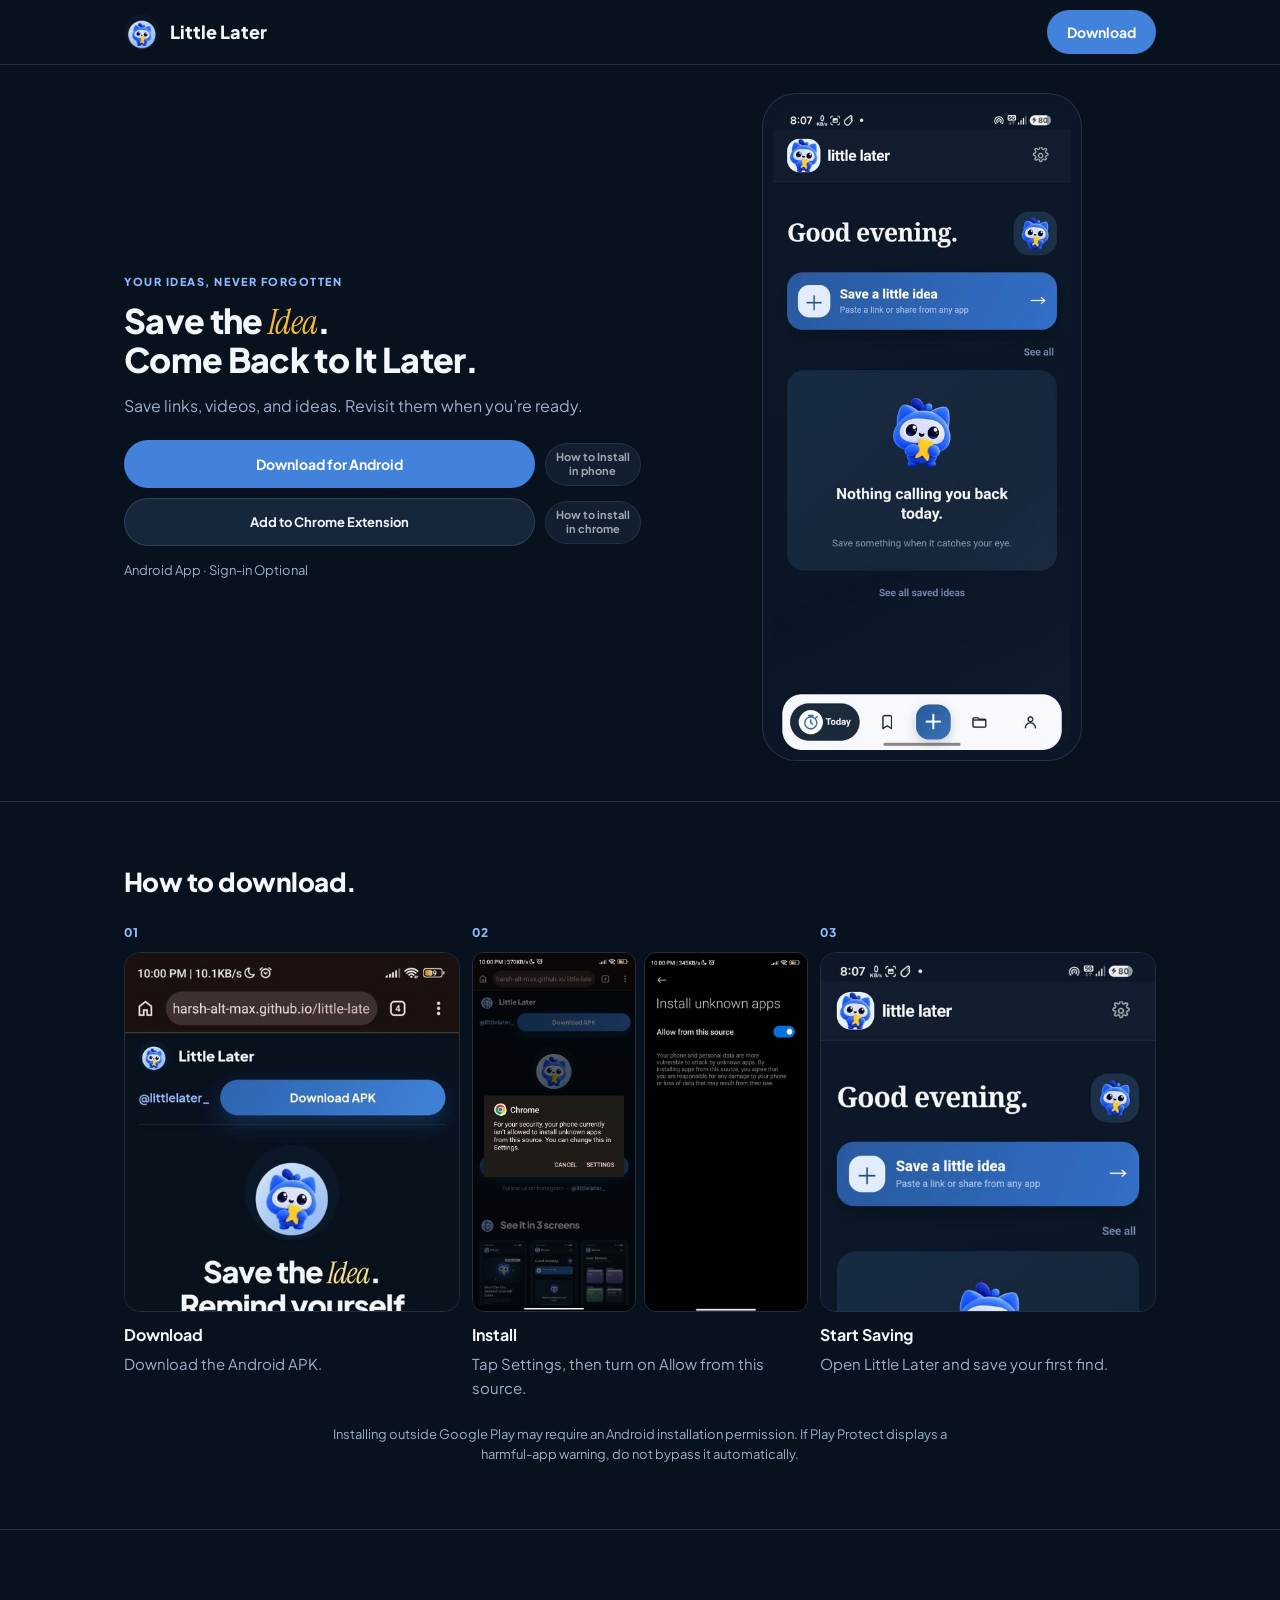
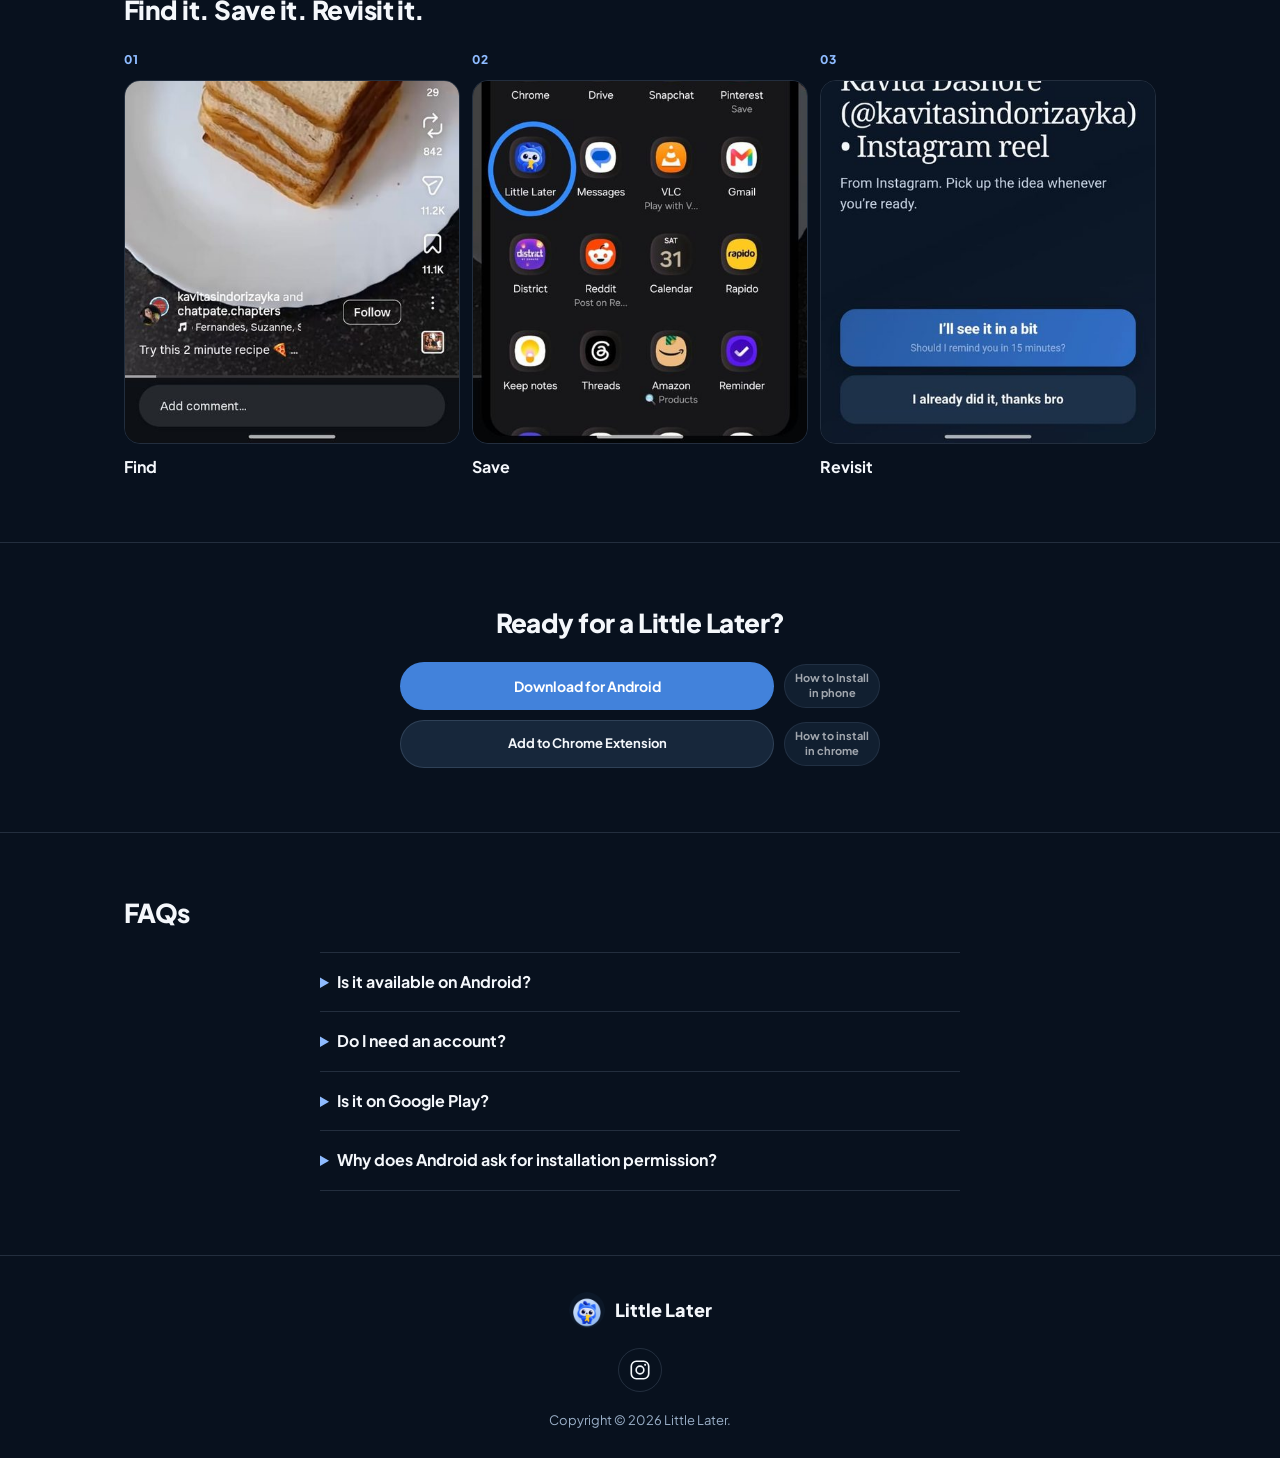
<file: index.html>
<!doctype html>
<html lang="en">
<head>
<meta charset="utf-8">
<meta name="viewport" content="width=device-width,initial-scale=1">
<title>Little Later — Save Ideas, Organize Links &amp; Remember Them Later</title>
<meta name="description" content="Save Reels, videos, links, and ideas with Little Later. Organize your finds into folders and set reminders to revisit them. Available for Android and Chrome.">
<meta property="og:title" content="Little Later — Save Ideas, Organize Links &amp; Remember Them Later">
<meta property="og:description" content="Save Reels, videos, links, and ideas with Little Later. Organize your finds into folders and set reminders to revisit them. Available for Android and Chrome.">
<meta property="og:type" content="website">
<meta property="og:url" content="https://harsh-alt-max.github.io/little-later/">
<meta property="og:image" content="https://harsh-alt-max.github.io/little-later/images/mascot.png">
<meta name="theme-color" content="#08111E">
<link rel="preconnect" href="https://fonts.googleapis.com">
<link rel="preconnect" href="https://fonts.gstatic.com" crossorigin>
<link href="https://fonts.googleapis.com/css2?family=Plus+Jakarta+Sans:wght@400;600;700;800&family=Instrument+Serif:ital@0;1&display=swap" rel="stylesheet">
<style>
/* Mobile-first: base styles are for a ~390px phone. Wider screens only widen the layout. */
:root{
--bg:#08111E;--phone:#0B1626;--elevated:#17273B;
--ink:#F4F7FB;--ink2:#9BB0C9;--blue:#4282DB;--deep:#2E64B0;--glow:#8EBBFF;--amber:#F4B936;
--border:rgba(172,196,228,.16);
--sans:"Plus Jakarta Sans",-apple-system,BlinkMacSystemFont,Inter,system-ui,sans-serif;
--serif:"Instrument Serif",Georgia,serif;
}
*{box-sizing:border-box}
html{scroll-behavior:smooth}
body{margin:0;font-family:var(--sans);background:var(--bg);color:var(--ink);line-height:1.55;overflow-x:hidden}
img{max-width:100%;height:auto}
figure{margin:0}
a{color:var(--glow);text-decoration:none}
a:hover{text-decoration:underline}
:focus-visible{outline:2px solid var(--glow);outline-offset:3px;border-radius:4px}
.skip{position:absolute;left:-9999px;top:0;background:var(--blue);color:#fff;padding:10px 16px;z-index:50}
.skip:focus{left:12px;top:12px;text-decoration:none}
.wrap{max-width:720px;margin:0 auto;padding:0 20px}
/* Compact header: logo + Download only, so the download action is always one tap away. */
header{position:sticky;top:0;z-index:20;background:var(--bg);border-bottom:1px solid var(--border)}
.header-inner{max-width:720px;margin:0 auto;padding:10px 20px;display:flex;align-items:center;justify-content:space-between;gap:12px}
.brand{display:flex;align-items:center;gap:10px;font-weight:800;font-size:18px;color:var(--ink);text-decoration:none}
.brand:hover{text-decoration:none}
.brand img{width:36px;height:36px;border-radius:50%}
.btn{display:inline-flex;align-items:center;justify-content:center;border:0;cursor:pointer;border-radius:999px;padding:15px 28px;min-height:48px;font:700 16px var(--sans);text-align:center;text-decoration:none}
.btn:hover{text-decoration:none}
.btn-primary{background:var(--blue);color:#fff}
.btn-primary:hover{background:var(--deep)}
.btn-secondary{background:var(--elevated);color:var(--ink);border:1px solid var(--border)}
.btn-secondary:hover{border-color:var(--glow);text-decoration:none}
.btn-header{padding:11px 20px;min-height:44px;font-size:14px;position:relative;overflow:hidden;isolation:isolate}
.btn-header::after{content:"";position:absolute;top:0;bottom:0;width:40%;background:linear-gradient(105deg,transparent,rgba(255,255,255,.45),transparent);transform:translateX(-180%) skewX(-20deg);animation:navshine 3s ease-in-out infinite;pointer-events:none}
@keyframes navshine{0%{transform:translateX(-180%) skewX(-20deg)}25%{transform:translateX(320%) skewX(-20deg)}100%{transform:translateX(320%) skewX(-20deg)}}
main{display:block}
section{padding:44px 0;scroll-margin-top:72px}
section + section{border-top:1px solid var(--border)}
.eyebrow{font-size:11px;letter-spacing:.14em;text-transform:uppercase;font-weight:800;color:var(--glow);margin:0 0 12px}
h1{font-size:34px;line-height:1.1;letter-spacing:-.02em;margin:0 0 14px;font-weight:800}
h1 em{font-family:var(--serif);font-style:italic;font-weight:400;color:var(--amber)}
h2{font-size:26px;line-height:1.2;letter-spacing:-.02em;margin:0 0 24px;font-weight:800}
h3{font-size:16px;line-height:1.35;margin:0;font-weight:700}
.hero{padding:28px 0 40px;text-align:center}
.hero .eyebrow{text-align:center}
.hero-sub{font-size:16px;line-height:1.6;color:var(--ink2);margin:0}
.hero-cta{margin-top:22px;display:flex;flex-direction:column;gap:10px;align-items:center}
.hero-cta .cta-row{width:100%;max-width:350px}
.cta-row{display:flex;gap:10px;align-items:center}
.cta-row .btn{flex:1 1 0;min-width:0;padding:13px 8px;font-size:14px;line-height:1.3}
.cta-row .btn-secondary{font-size:13px}
.cta-row .capsule-small{flex:0 0 auto;min-width:0;min-height:0;padding:6px 10px;font-size:11px;line-height:1.35;text-align:center;opacity:.65}
.cta-row .capsule-small:hover,.cta-row .capsule-small:focus-visible{opacity:1}
.hero-note{color:var(--ink2);font-size:13px;margin:14px 0 0}
.phone{background:var(--phone);border:1px solid var(--border);border-radius:34px;padding:10px;max-width:280px;margin:28px auto 0;animation:floaty 6s ease-in-out infinite}
.phone img{width:100%;height:400px;object-fit:cover;object-position:top;border-radius:26px;display:block}
/* Swipe strips: a peek of the next card signals swiping, with no extra UI chrome. */
.strip{display:flex;gap:12px;overflow-x:auto;scroll-snap-type:x mandatory;-webkit-overflow-scrolling:touch;padding:2px 20px 14px;margin:0 -20px;scrollbar-width:none}
.strip::-webkit-scrollbar{display:none}
.strip > *{flex:0 0 78%;max-width:300px;scroll-snap-align:start}
.feature img{width:100%;height:260px;object-fit:cover;object-position:top;border-radius:16px;border:1px solid var(--border);display:block;margin-bottom:12px}
.feature-link{color:var(--ink);text-decoration:none}
.feature-link:hover{text-decoration:none}
.feature h3{text-align:left}
.how-step .step-num,.install-step .step-num,.chrome-step .step-num{font-size:12px;letter-spacing:.1em;font-weight:800;color:var(--glow);margin:0 0 10px}
.how-step img{width:100%;aspect-ratio:480/520;object-fit:cover;object-position:bottom;border-radius:16px;border:1px solid var(--border);display:block;margin-bottom:12px}
.how-step h3{font-size:16px}
.install-step img{width:100%;height:300px;object-fit:cover;object-position:top;border-radius:16px;border:1px solid var(--border);display:block;margin-bottom:12px}
.install-shots{display:grid;grid-template-columns:1fr 1fr;gap:8px;margin-bottom:12px}
.install-shots img{width:100%;height:200px;object-fit:cover;border-radius:12px;border:1px solid var(--border);display:block;margin-bottom:0}
.install-shots img:first-child{object-position:center}
.install-shots img:last-child{object-position:top}
.install-step p{color:var(--ink2);font-size:15px;line-height:1.6;margin:6px 0 0}
.safety{color:var(--ink2);font-size:13px;line-height:1.6;max-width:640px;margin:24px auto 0;text-align:center}
.capsule{display:inline-flex;align-items:center;justify-content:center;border:1px solid var(--border);background:var(--elevated);color:var(--ink);padding:12px 20px;min-height:44px;border-radius:999px;font:700 14px var(--sans);text-decoration:none}
.capsule:hover{border-color:var(--glow);text-decoration:none}
.download{text-align:center}
.download .btn{width:100%}
.download .cta-row{max-width:350px;margin:0 auto}
.download .cta-row + .cta-row{margin-top:10px}
.chrome-modal{background:var(--phone);color:var(--ink);border:1px solid var(--border);border-radius:20px;padding:0;max-width:560px;width:calc(100vw - 40px);max-height:85vh;overflow:auto}
.chrome-modal::backdrop{background:rgba(0,0,0,.72)}
.chrome-modal-inner{padding:28px 24px;text-align:left}
.modal-head{display:flex;justify-content:space-between;align-items:flex-start;gap:12px}
.modal-head h2{font-size:22px;margin:0 0 8px}
.modal-x{background:var(--elevated);border:1px solid var(--border);color:var(--ink);width:40px;height:40px;border-radius:50%;font-size:20px;line-height:1;cursor:pointer;flex:0 0 auto}
.modal-note{color:var(--ink2);font-size:13px;margin:0 0 20px}
.chrome-step{border:1px solid var(--border);border-radius:16px;padding:16px;margin-bottom:12px;background:var(--bg)}
.chrome-step h3{font-size:16px;margin:0 0 6px}
.chrome-step p{color:var(--ink2);font-size:15px;line-height:1.6;margin:0}
.chrome-addr{display:flex;gap:8px;align-items:center;justify-content:space-between;background:var(--bg);border:1px solid var(--border);border-radius:12px;padding:10px 12px;margin-top:12px;font-family:ui-monospace,SFMono-Regular,Menlo,monospace;font-size:14px;word-break:break-all}
.copy-btn{background:none;border:0;color:var(--glow);font:700 14px var(--sans);cursor:pointer;padding:6px 4px;flex:0 0 auto}
.modal-close-btn{width:100%;margin-top:8px}
.download-info{color:var(--ink2);font-size:14px;margin:18px 0 0}
.download-note{color:var(--ink2);font-size:13px;margin:8px 0 0}
.faq-list{max-width:640px;margin:0 auto}
.faq-list details{border-top:1px solid var(--border);padding:18px 0}
.faq-list details:last-of-type{border-bottom:1px solid var(--border)}
.faq-list summary{cursor:pointer;font-weight:700;font-size:16px;line-height:1.4}
.faq-list summary::marker{color:var(--glow)}
.faq-list p{color:var(--ink2);font-size:15px;line-height:1.6;margin:10px 0 0}
footer{border-top:1px solid var(--border);padding:36px 0 28px;text-align:center}
footer .brand{justify-content:center}
.insta{display:inline-flex;align-items:center;justify-content:center;width:44px;height:44px;border:1px solid var(--border);border-radius:50%;margin-top:20px;color:var(--ink)}
.insta:hover{border-color:var(--glow);text-decoration:none}
.insta svg{width:22px;height:22px}
.copyright{color:var(--ink2);font-size:13px;margin:18px 0 0}
@keyframes floaty{0%,100%{transform:translateY(0)}50%{transform:translateY(-8px)}}
@media(prefers-reduced-motion:reduce){.btn-header::after,.phone{animation:none}}
/* Desktop is secondary: same short sections, just wider. Nothing is added for desktop. */
@media(min-width:720px){
.wrap,.header-inner{max-width:1080px}
.header-inner{padding-left:24px;padding-right:24px}
.wrap{padding-left:24px;padding-right:24px}
section{padding:64px 0}
.hero{text-align:left}
.hero-grid{display:grid;grid-template-columns:1.05fr .95fr;gap:48px;align-items:center}
.hero-grid .eyebrow{text-align:left}
.hero-cta{align-items:flex-start}
.hero-cta .cta-row{max-width:520px}
.download .cta-row{max-width:480px}
.hero-note{text-align:left}
.phone{max-width:320px;margin:0 auto}
.phone img{height:auto}
.strip{overflow:visible;padding:2px 0 0;margin:0}
.strip > *{flex:1 1 0;max-width:none}
.feature img{height:300px}
.install-step img{height:360px}
.download .btn{width:auto}
}
</style>
</head>
<body>
<a class="skip" href="#main">Skip to content</a>
<header>
<div class="header-inner">
<a class="brand" href="#top"><img src="images/mascot.png" alt="Little Later mascot" width="36" height="36"><span>Little Later</span></a>
<a class="btn btn-primary btn-header" href="https://harsh-alt-max.github.io/little-later/Little-Later-Public-Release-Kit/Little-Later-release-1.2.apk">Download</a>
</div>
</header>
<main id="main">
<section class="hero" id="top" aria-labelledby="hero-heading">
<div class="wrap">
<div class="hero-grid">
<div>
<p class="eyebrow">Your ideas, never forgotten</p>
<h1 id="hero-heading">Save the <em>Idea</em>.<br>Come Back to It Later.</h1>
<p class="hero-sub">Save links, videos, and ideas. Revisit them when you&rsquo;re ready.</p>
<div class="hero-cta"><div class="cta-row"><a class="btn btn-primary" href="https://harsh-alt-max.github.io/little-later/Little-Later-Public-Release-Kit/Little-Later-release-1.2.apk">Download for Android</a><a class="capsule capsule-small" href="#install">How to Install<br>in phone</a></div><div class="cta-row"><a class="btn btn-secondary" href="https://harsh-alt-max.github.io/little-later/Little-Later-Public-Release-Kit/Little-Later-Chrome-Extension.zip" download>Add to Chrome Extension</a><a class="capsule capsule-small" href="#chrome-modal" data-open-chrome>How to install<br>in chrome</a></div></div>
<p class="hero-note">Android App &middot; Sign-in Optional</p>
</div>
<div class="phone"><img src="images/home.jpg" alt="Little Later home screen showing saved ideas and folders" width="480" height="1040"></div>
</div>
</div>
</section>


<section id="install" aria-labelledby="install-heading">
<div class="wrap">
<h2 id="install-heading">How to download.</h2>
<div class="strip" role="list">
<div class="install-step" role="listitem"><p class="step-num">01</p><img src="images/download-site.jpg" alt="Little Later website with the Download button" width="480" height="1067" loading="lazy" decoding="async"><h3>Download</h3><p>Download the Android APK.</p></div>
<div class="install-step" role="listitem"><p class="step-num">02</p><div class="install-shots"><img src="images/download-settings.jpg" alt="Chrome message asking to change the setting to install unknown apps" width="480" height="1067" loading="lazy" decoding="async"><img src="images/download-allow.jpg" alt="Android setting to allow installation from this source, turned on" width="480" height="1067" loading="lazy" decoding="async"></div><h3>Install</h3><p>Tap Settings, then turn on Allow from this source.</p></div>
<div class="install-step" role="listitem"><p class="step-num">03</p><img src="images/home.jpg" alt="Little Later home screen" width="480" height="1040" loading="lazy" decoding="async"><h3>Start Saving</h3><p>Open Little Later and save your first find.</p></div>
</div>
<p class="safety">Installing outside Google Play may require an Android installation permission. If Play Protect displays a harmful-app warning, do not bypass it automatically.</p>
</div>
</section>

<section id="how-it-works" aria-labelledby="how-heading">
<div class="wrap">
<h2 id="how-heading">Find it. Save it. Revisit it.</h2>
<div class="strip" role="list">
<div class="how-step" role="listitem"><p class="step-num">01</p><img src="images/reel.jpg" alt="A Reel worth saving, with the share button" width="480" height="1040" loading="lazy" decoding="async"><h3>Find</h3></div>
<div class="how-step" role="listitem"><p class="step-num">02</p><img src="images/apps-circled.jpg" alt="Little Later circled in the phone app drawer" width="480" height="1041" loading="lazy" decoding="async"><h3>Save</h3></div>
<div class="how-step" role="listitem"><p class="step-num">03</p><img src="images/reminder.jpg" alt="A Little Later reminder with revisit options" width="480" height="1040" loading="lazy" decoding="async"><h3>Revisit</h3></div>
</div>
</div>
</section>

<section id="download" aria-labelledby="download-heading">
<div class="wrap download">
<h2 id="download-heading">Ready for a Little Later?</h2>
<div class="cta-row"><a class="btn btn-primary" href="https://harsh-alt-max.github.io/little-later/Little-Later-Public-Release-Kit/Little-Later-release-1.2.apk">Download for Android</a><a class="capsule capsule-small" href="#install">How to Install<br>in phone</a></div>
<div class="cta-row"><a class="btn btn-secondary" href="https://harsh-alt-max.github.io/little-later/Little-Later-Public-Release-Kit/Little-Later-Chrome-Extension.zip" download>Add to Chrome Extension</a><a class="capsule capsule-small" href="#chrome-modal" data-open-chrome>How to install<br>in chrome</a></div>
</div>
</section>


<section id="faq" aria-labelledby="faq-heading">
<div class="wrap">
<h2 id="faq-heading">FAQs</h2>
<div class="faq-list">
<details><summary>Is it available on Android?</summary><p>Yes, as an Android APK download.</p></details>
<details><summary>Do I need an account?</summary><p>No, sign-in is optional.</p></details>
<details><summary>Is it on Google Play?</summary><p>Not yet, a Google Play release is planned.</p></details>
<details><summary>Why does Android ask for installation permission?</summary><p>Android may require permission to install apps downloaded outside Google Play.</p></details>
</div>
</div>
</section>
</main>

<footer>
<div class="wrap">
<a class="brand" href="#top"><img src="images/mascot.png" alt="Little Later mascot" width="36" height="36"><span>Little Later</span></a>
<div>
<a class="insta" href="https://www.instagram.com/littlelater_/" aria-label="Little Later on Instagram">
<svg viewBox="0 0 24 24" fill="none" stroke="currentColor" stroke-width="1.8" stroke-linecap="round" stroke-linejoin="round" aria-hidden="true"><rect x="2.5" y="2.5" width="19" height="19" rx="5.5"/><circle cx="12" cy="12" r="4.2"/><circle cx="17.6" cy="6.4" r="1.1" fill="currentColor" stroke="none"/></svg>
</a>
</div>
<p class="copyright">Copyright &copy; 2026 Little Later.</p>
</div>
</footer>

<dialog class="chrome-modal" id="chrome-modal" aria-labelledby="chrome-modal-heading">
<div class="chrome-modal-inner">
<div class="modal-head"><h2 id="chrome-modal-heading">How to install the Chrome Extension in 30 seconds</h2><button class="modal-x" type="button" data-close aria-label="Close">&times;</button></div>
<p class="modal-note">Direct ZIP &middot; No store fee</p>
<div class="chrome-step"><p class="step-num">01</p><h3>Download &amp; unzip the extension</h3><p>Click <a href="https://harsh-alt-max.github.io/little-later/Little-Later-Public-Release-Kit/Little-Later-Chrome-Extension.zip" download>Add to Chrome Extension</a> to download Little-Later-Chrome-Extension.zip, then double-click the downloaded ZIP file so it extracts into a folder.</p></div>
<div class="chrome-step"><p class="step-num">02</p><h3>Open Chrome Extensions &amp; enable Developer mode</h3><p>Paste the extensions address below into a new browser tab and switch <strong>Developer mode</strong> ON in the top-right corner.</p><div class="chrome-addr"><span>chrome://extensions</span><button class="copy-btn" type="button" id="copy-chrome-addr">Copy address</button></div></div>
<div class="chrome-step"><p class="step-num">03</p><h3>Click &ldquo;Load unpacked&rdquo; &amp; select the folder</h3><p>Click <strong>Load unpacked</strong> in the top-left corner, choose the unzipped Little-Later-Chrome-Extension folder, and pin Little Later from the puzzle icon in your toolbar.</p></div>
<button class="btn btn-secondary modal-close-btn" type="button" data-close>Close</button>
</div>
</dialog>
<script>
(function(){
var d=document.getElementById('chrome-modal');
if(!d) return;
document.querySelectorAll('[data-open-chrome]').forEach(function(b){b.addEventListener('click',function(e){e.preventDefault();d.showModal();});});
d.querySelectorAll('[data-close]').forEach(function(b){b.addEventListener('click',function(){d.close();});});
d.addEventListener('click',function(e){if(e.target===d) d.close();});
var copy=document.getElementById('copy-chrome-addr');
if(copy){copy.addEventListener('click',function(){
var t='chrome://extensions';
if(navigator.clipboard&&navigator.clipboard.writeText){navigator.clipboard.writeText(t).then(function(){copy.textContent='Copied';setTimeout(function(){copy.textContent='Copy address';},1600);});}
});}
})();
</script>
<!-- redeploy trigger: 2026-11-10 -->
</body>
</html>
</file>
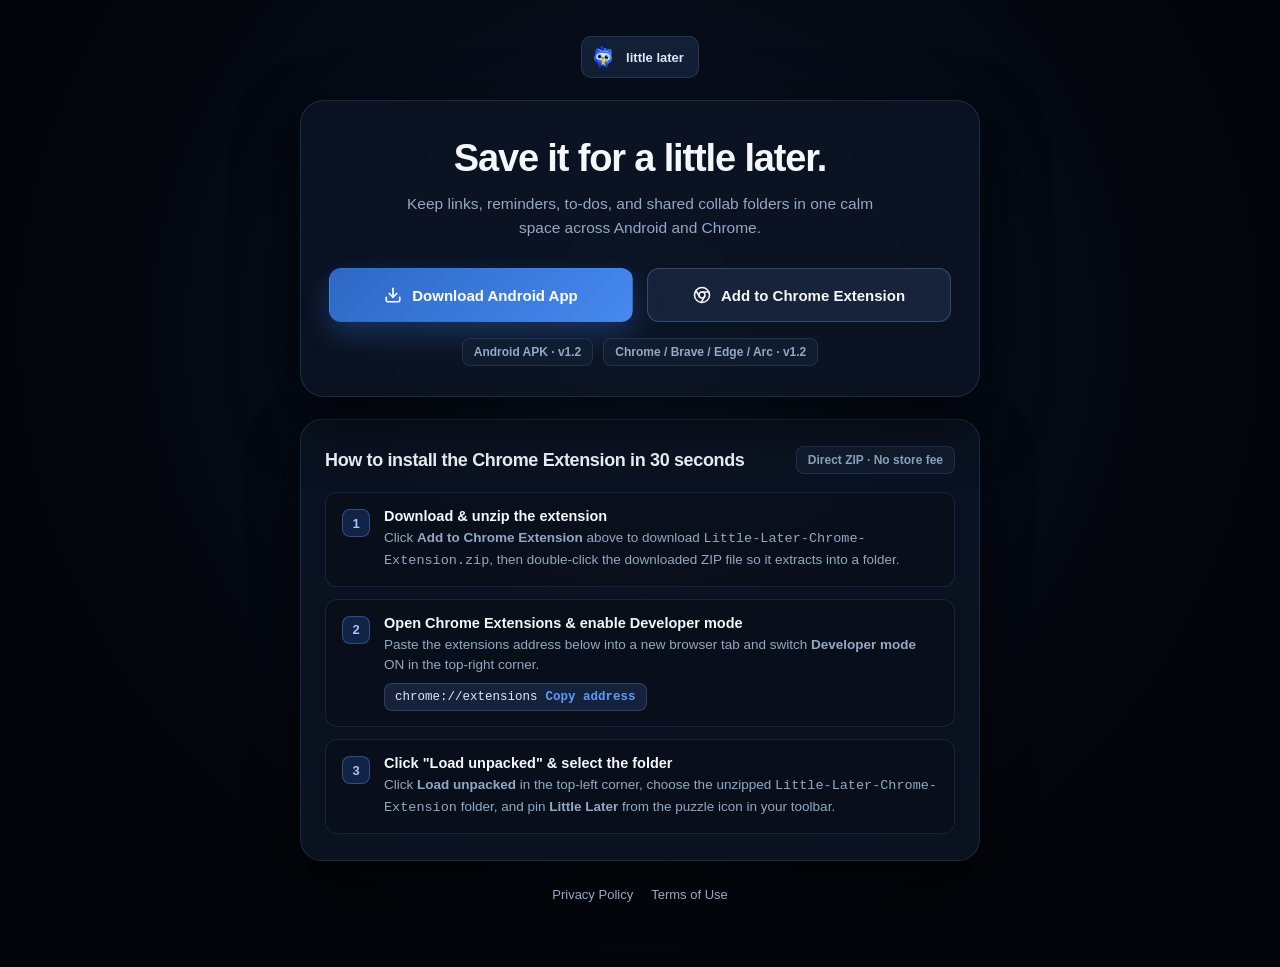
<file: Little-Later-Public-Release-Kit/index.html>
<!doctype html>
<html lang="en">
<head>
<meta charset="utf-8">
<meta name="viewport" content="width=device-width,initial-scale=1">
<title>Little Later — Save Ideas, Links & Collaborative Folders</title>
<style>
  :root {
    --bg-deep: #03050A;
    --card-bg: rgba(13, 21, 36, 0.84);
    --card-border: rgba(126, 178, 255, 0.16);
    --pill-bg: rgba(24, 38, 62, 0.78);
    --text-main: #F4F7FB;
    --text-muted: #93A8C4;
    --blue-primary: #3574DC;
    --blue-bright: #5B9BFF;
  }
  * { box-sizing: border-box; }
  body {
    margin: 0;
    min-height: 100dvh;
    background-color: var(--bg-deep);
    background-image:
      radial-gradient(circle at 50% 34%, rgba(74, 148, 255, 0.12) 0%, rgba(42, 102, 212, 0.06) 36%, rgba(3, 5, 10, 0) 70%);
    color: var(--text-main);
    font-family: "Plus Jakarta Sans", -apple-system, BlinkMacSystemFont, "SF Pro Display", "Segoe UI", sans-serif;
    padding: 36px 20px 64px;
    display: flex;
    flex-direction: column;
    align-items: center;
  }
  .shell {
    width: 100%;
    max-width: 680px;
  }
  .brand-pill {
    display: inline-flex;
    align-items: center;
    gap: 10px;
    padding: 7px 14px 7px 8px;
    border-radius: 10px;
    background: var(--pill-bg);
    border: 1px solid var(--card-border);
    font-size: 13px;
    font-weight: 700;
    color: #DCE8FA;
    margin-bottom: 22px;
  }
  .brand-pill img {
    width: 26px;
    height: 26px;
    border-radius: 7px;
    display: block;
  }
  .hero-card {
    background: var(--card-bg);
    border: 1px solid var(--card-border);
    border-radius: 24px;
    padding: 36px 28px 30px;
    box-shadow: 0 24px 60px rgba(0, 0, 0, 0.65);
    backdrop-filter: blur(20px);
    -webkit-backdrop-filter: blur(20px);
    text-align: center;
  }
  h1 {
    font-size: clamp(28px, 5vw, 38px);
    line-height: 1.14;
    font-weight: 800;
    letter-spacing: -0.03em;
    margin: 0 0 12px;
  }
  .subtitle {
    font-size: 15.5px;
    line-height: 1.55;
    color: var(--text-muted);
    max-width: 500px;
    margin: 0 auto 28px;
  }
  .cta-grid {
    display: grid;
    grid-template-columns: repeat(auto-fit, minmax(240px, 1fr));
    gap: 14px;
    margin-bottom: 16px;
  }
  .btn {
    display: inline-flex;
    align-items: center;
    justify-content: center;
    gap: 10px;
    min-height: 54px;
    padding: 12px 20px;
    border-radius: 12px;
    font-size: 15px;
    font-weight: 750;
    text-decoration: none;
    cursor: pointer;
    transition: transform 0.18s cubic-bezier(0.22, 1, 0.36, 1), border-color 0.18s ease, background 0.18s ease;
    border: 1px solid transparent;
  }
  .btn:active {
    transform: scale(0.97);
  }
  .btn-primary {
    background: linear-gradient(135deg, #2D68C4 0%, #4789F0 100%);
    color: #FFFFFF;
    box-shadow: 0 12px 28px rgba(53, 116, 220, 0.32);
  }
  .btn-chrome {
    background: rgba(24, 38, 62, 0.9);
    color: #F4F7FB;
    border-color: rgba(126, 178, 255, 0.28);
  }
  .btn-chrome:hover {
    background: rgba(34, 53, 86, 0.95);
    border-color: rgba(126, 178, 255, 0.48);
  }
  .meta-row {
    display: flex;
    justify-content: center;
    gap: 10px;
    flex-wrap: wrap;
    margin-top: 8px;
  }
  .rect-tag {
    display: inline-flex;
    align-items: center;
    gap: 6px;
    padding: 6px 11px;
    border-radius: 8px;
    background: rgba(19, 31, 51, 0.78);
    border: 1px solid rgba(126, 178, 255, 0.14);
    font-size: 12px;
    font-weight: 600;
    color: var(--text-muted);
  }
  .guide-card {
    margin-top: 22px;
    background: var(--card-bg);
    border: 1px solid var(--card-border);
    border-radius: 22px;
    padding: 26px 24px;
    box-shadow: 0 20px 48px rgba(0, 0, 0, 0.52);
  }
  .guide-card.highlight {
    border-color: rgba(91, 155, 255, 0.52);
    box-shadow: 0 0 0 1px rgba(91, 155, 255, 0.22), 0 20px 48px rgba(0, 0, 0, 0.6);
  }
  .guide-header {
    display: flex;
    align-items: center;
    justify-content: space-between;
    gap: 12px;
    margin-bottom: 18px;
    flex-wrap: wrap;
  }
  .guide-title {
    font-size: 18px;
    font-weight: 800;
    letter-spacing: -0.02em;
    margin: 0;
  }
  .step-list {
    display: grid;
    gap: 12px;
  }
  .step-item {
    display: flex;
    align-items: flex-start;
    gap: 14px;
    padding: 15px 16px;
    border-radius: 12px;
    background: rgba(9, 15, 26, 0.72);
    border: 1px solid rgba(126, 178, 255, 0.12);
  }
  .step-num {
    width: 28px;
    height: 28px;
    border-radius: 8px;
    background: rgba(53, 116, 220, 0.22);
    border: 1px solid rgba(91, 155, 255, 0.36);
    color: #9EC5FF;
    font-size: 13px;
    font-weight: 800;
    display: grid;
    place-items: center;
    flex-shrink: 0;
    margin-top: 1px;
  }
  .step-body h3 {
    margin: 0 0 4px;
    font-size: 14.5px;
    font-weight: 750;
    color: var(--text-main);
  }
  .step-body p {
    margin: 0;
    font-size: 13.5px;
    line-height: 1.5;
    color: var(--text-muted);
  }
  .copy-box {
    display: inline-flex;
    align-items: center;
    gap: 8px;
    margin-top: 8px;
    padding: 6px 10px;
    border-radius: 8px;
    background: rgba(24, 38, 62, 0.88);
    border: 1px solid rgba(126, 178, 255, 0.22);
    color: #DCE8FA;
    font-family: ui-monospace, SFMono-Regular, Menlo, monospace;
    font-size: 12.5px;
    cursor: pointer;
  }
  .copy-box span.action {
    font-family: inherit;
    font-weight: 700;
    color: var(--blue-bright);
  }
  .footer-links {
    margin-top: 26px;
    display: flex;
    justify-content: center;
    gap: 18px;
    font-size: 13px;
  }
  .footer-links a {
    color: var(--text-muted);
    text-decoration: none;
  }
  .footer-links a:hover {
    color: var(--text-main);
  }
</style>
</head>
<body>
  <div class="shell">
    <div style="text-align:center;">
      <div class="brand-pill">
        <img src="mascot-icon.png" alt="Little Later">
        <span>little later</span>
      </div>
    </div>

    <section class="hero-card">
      <h1>Save it for a little later.</h1>
      <p class="subtitle">Keep links, reminders, to-dos, and shared collab folders in one calm space across Android and Chrome.</p>

      <div class="cta-grid">
        <a class="btn btn-primary" href="Little-Later-release-1.2.apk" download>
          <svg width="18" height="18" viewBox="0 0 24 24" fill="none" stroke="currentColor" stroke-width="2.2" stroke-linecap="round" stroke-linejoin="round"><path d="M21 15v4a2 2 0 0 1-2 2H5a2 2 0 0 1-2-2v-4"/><polyline points="7 10 12 15 17 10"/><line x1="12" y1="15" x2="12" y2="3"/></svg>
          <span>Download Android App</span>
        </a>

        <a class="btn btn-chrome" id="chromeDownloadBtn" href="Little-Later-Chrome-Extension.zip" download>
          <svg width="18" height="18" viewBox="0 0 24 24" fill="none" stroke="currentColor" stroke-width="2.1" stroke-linecap="round" stroke-linejoin="round"><circle cx="12" cy="12" r="10"/><circle cx="12" cy="12" r="4"/><line x1="21.17" y1="8" x2="12" y2="8"/><line x1="3.95" y1="6.06" x2="8.54" y2="14"/><line x1="10.88" y1="21.94" x2="15.46" y2="14"/></svg>
          <span>Add to Chrome Extension</span>
        </a>
      </div>

      <div class="meta-row">
        <span class="rect-tag">Android APK · v1.2</span>
        <span class="rect-tag">Chrome / Brave / Edge / Arc · v1.2</span>
      </div>
    </section>

    <section class="guide-card" id="installGuide">
      <div class="guide-header">
        <h2 class="guide-title">How to install the Chrome Extension in 30 seconds</h2>
        <span class="rect-tag" id="downloadStatusBadge">Direct ZIP · No store fee</span>
      </div>

      <div class="step-list">
        <div class="step-item">
          <div class="step-num">1</div>
          <div class="step-body">
            <h3>Download &amp; unzip the extension</h3>
            <p>Click <strong>Add to Chrome Extension</strong> above to download <code>Little-Later-Chrome-Extension.zip</code>, then double-click the downloaded ZIP file so it extracts into a folder.</p>
          </div>
        </div>

        <div class="step-item">
          <div class="step-num">2</div>
          <div class="step-body">
            <h3>Open Chrome Extensions &amp; enable Developer mode</h3>
            <p>Paste the extensions address below into a new browser tab and switch <strong>Developer mode</strong> ON in the top-right corner.</p>
            <button type="button" class="copy-box" id="copyExtUrlBtn">
              <code>chrome://extensions</code>
              <span class="action" id="copyExtLabel">Copy address</span>
            </button>
          </div>
        </div>

        <div class="step-item">
          <div class="step-num">3</div>
          <div class="step-body">
            <h3>Click "Load unpacked" &amp; select the folder</h3>
            <p>Click <strong>Load unpacked</strong> in the top-left corner, choose the unzipped <code>Little-Later-Chrome-Extension</code> folder, and pin <strong>Little Later</strong> from the puzzle icon in your toolbar.</p>
          </div>
        </div>
      </div>
    </section>

    <div class="footer-links">
      <a href="privacy.html">Privacy Policy</a>
      <a href="terms.html">Terms of Use</a>
    </div>
  </div>

  <script>
    const chromeBtn = document.getElementById('chromeDownloadBtn');
    const guideCard = document.getElementById('installGuide');
    const statusBadge = document.getElementById('downloadStatusBadge');
    const copyBtn = document.getElementById('copyExtUrlBtn');
    const copyLabel = document.getElementById('copyExtLabel');

    chromeBtn.addEventListener('click', () => {
      statusBadge.textContent = 'Downloading ZIP — Follow the 3 steps below';
      statusBadge.style.color = '#9EC5FF';
      guideCard.classList.add('highlight');
      guideCard.scrollIntoView({ behavior: 'smooth', block: 'nearest' });
    });

    copyBtn.addEventListener('click', async () => {
      try {
        await navigator.clipboard.writeText('chrome://extensions');
        copyLabel.textContent = 'Copied ✓';
        setTimeout(() => { copyLabel.textContent = 'Copy address'; }, 2000);
      } catch (_) {
        copyLabel.textContent = 'Type chrome://extensions';
      }
    });
  </script>
</body>
</html>
</file>
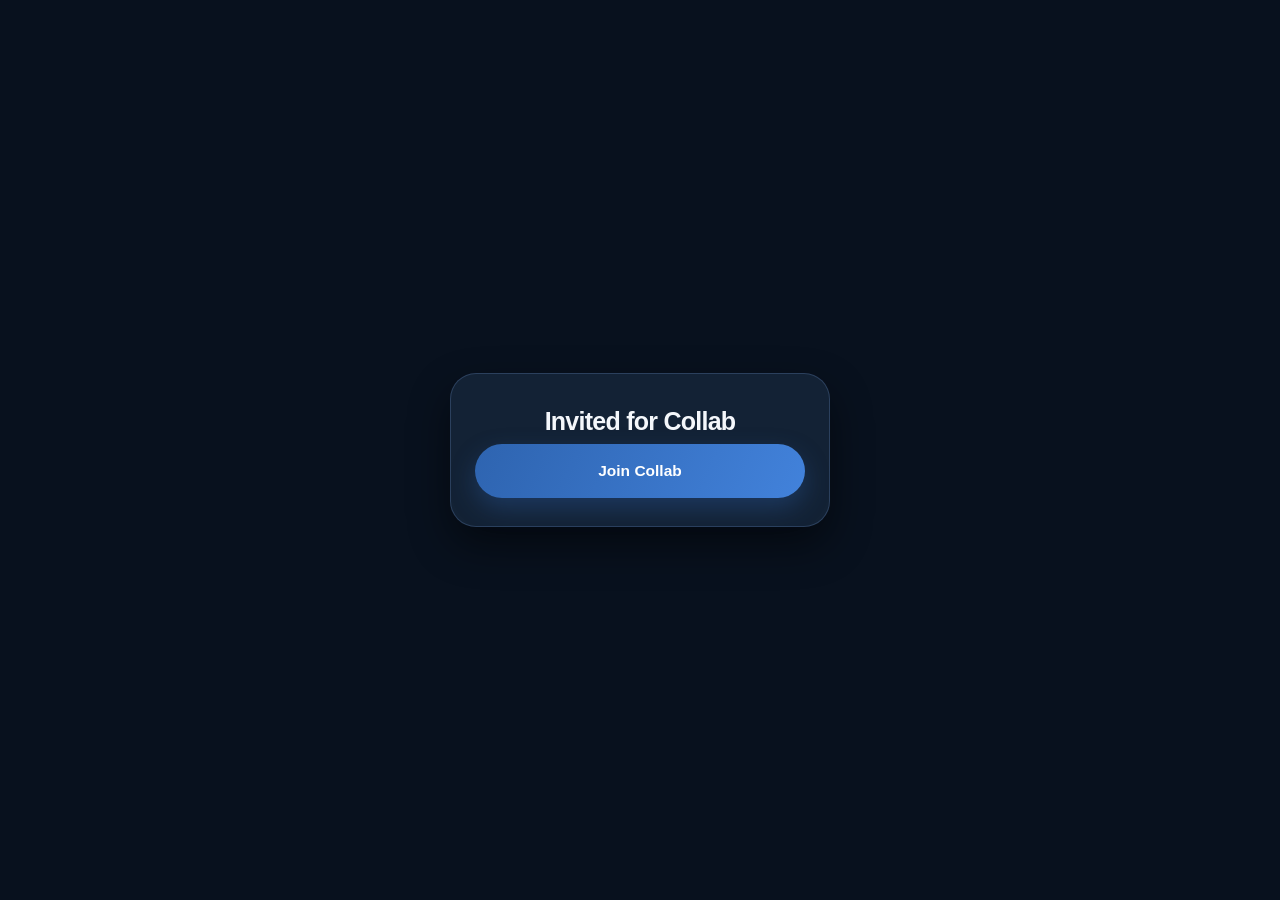
<file: join.html>
<!doctype html>
<html lang="en">
<head>
<meta charset="utf-8">
<meta name="viewport" content="width=device-width,initial-scale=1">
<title>Little Later · Collab Invite</title>
<style>
  * { box-sizing: border-box; }
  body {
    margin: 0;
    min-height: 100dvh;
    display: grid;
    place-items: center;
    padding: 24px;
    background: #08111E;
    color: #F4F7FB;
    font-family: "Plus Jakarta Sans", -apple-system, BlinkMacSystemFont, "SF Pro Display", sans-serif;
  }
  .card {
    width: 100%;
    max-width: 380px;
    padding: 32px 24px 28px;
    border-radius: 26px;
    background: #132235;
    border: 1px solid rgba(142, 187, 255, 0.20);
    box-shadow: 0 18px 42px rgba(0, 0, 0, 0.48);
    text-align: center;
  }
  h1 {
    font-size: 25px;
    line-height: 1.22;
    font-weight: 800;
    margin: 0 0 8px;
    letter-spacing: -0.03em;
  }
  p {
    font-size: 14px;
    line-height: 1.4;
    color: #9BB0C9;
    opacity: 0.72;
    margin: 0 0 24px;
    font-weight: 500;
  }
  .btn {
    display: flex;
    align-items: center;
    justify-content: center;
    width: 100%;
    min-height: 54px;
    border-radius: 999px;
    border: 0;
    text-decoration: none;
    font-weight: 750;
    font-size: 15.5px;
    background: linear-gradient(115deg, #2E64B0 0%, #4282DB 100%);
    color: #FFFFFF;
    box-shadow: 0 10px 24px rgba(46, 100, 176, 0.34);
    cursor: pointer;
    transition: transform 0.2s cubic-bezier(0.34, 1.56, 0.64, 1);
  }
  .btn:active {
    transform: scale(0.96);
  }
</style>
</head>
<body>
  <div class="card">
    <h1 id="inviteHeading">Invited for Collab</h1>
    <p id="folderLabel"></p>
    <a class="btn" id="joinCollabBtn" href="https://harsh-alt-max.github.io/little-later/">Join Collab</a>
  </div>
  <script>
    const params = new URLSearchParams(location.search);
    const folder = params.get('join') || params.get('folder') || '';
    const cid = params.get('cid') || '';
    const inviter = params.get('by') || params.get('from') || '';
    const owner = params.get('owner') || '';

    document.getElementById('inviteHeading').textContent = inviter
      ? `${inviter} invites you for Collab`
      : `Invited for Collab`;

    const folderEl = document.getElementById('folderLabel');
    if (folder) {
      folderEl.textContent = folder;
    } else {
      folderEl.style.display = 'none';
    }

    const joinPayloadUrl = `https://harsh-alt-max.github.io/little-later/join.html?join=${encodeURIComponent(folder || 'Shared')}${cid ? `&cid=${encodeURIComponent(cid)}` : ''}${inviter ? `&by=${encodeURIComponent(inviter)}` : ''}${owner ? `&owner=${encodeURIComponent(owner)}` : ''}`;
    const downloadSiteUrl = `https://harsh-alt-max.github.io/little-later/`;
    const isAndroid = /Android/i.test(navigator.userAgent);

    /* Includes category=android.intent.category.BROWSABLE matching our AndroidManifest.xml */
    const appIntent = `intent:#Intent;action=android.intent.action.SEND;category=android.intent.category.BROWSABLE;type=text/plain;package=com.littlelater.app;S.android.intent.extra.TEXT=${encodeURIComponent(joinPayloadUrl)};S.browser_fallback_url=${encodeURIComponent(downloadSiteUrl)};end`;

    const btn = document.getElementById('joinCollabBtn');
    btn.href = isAndroid ? appIntent : downloadSiteUrl;
  </script>
</body>
</html>
</file>
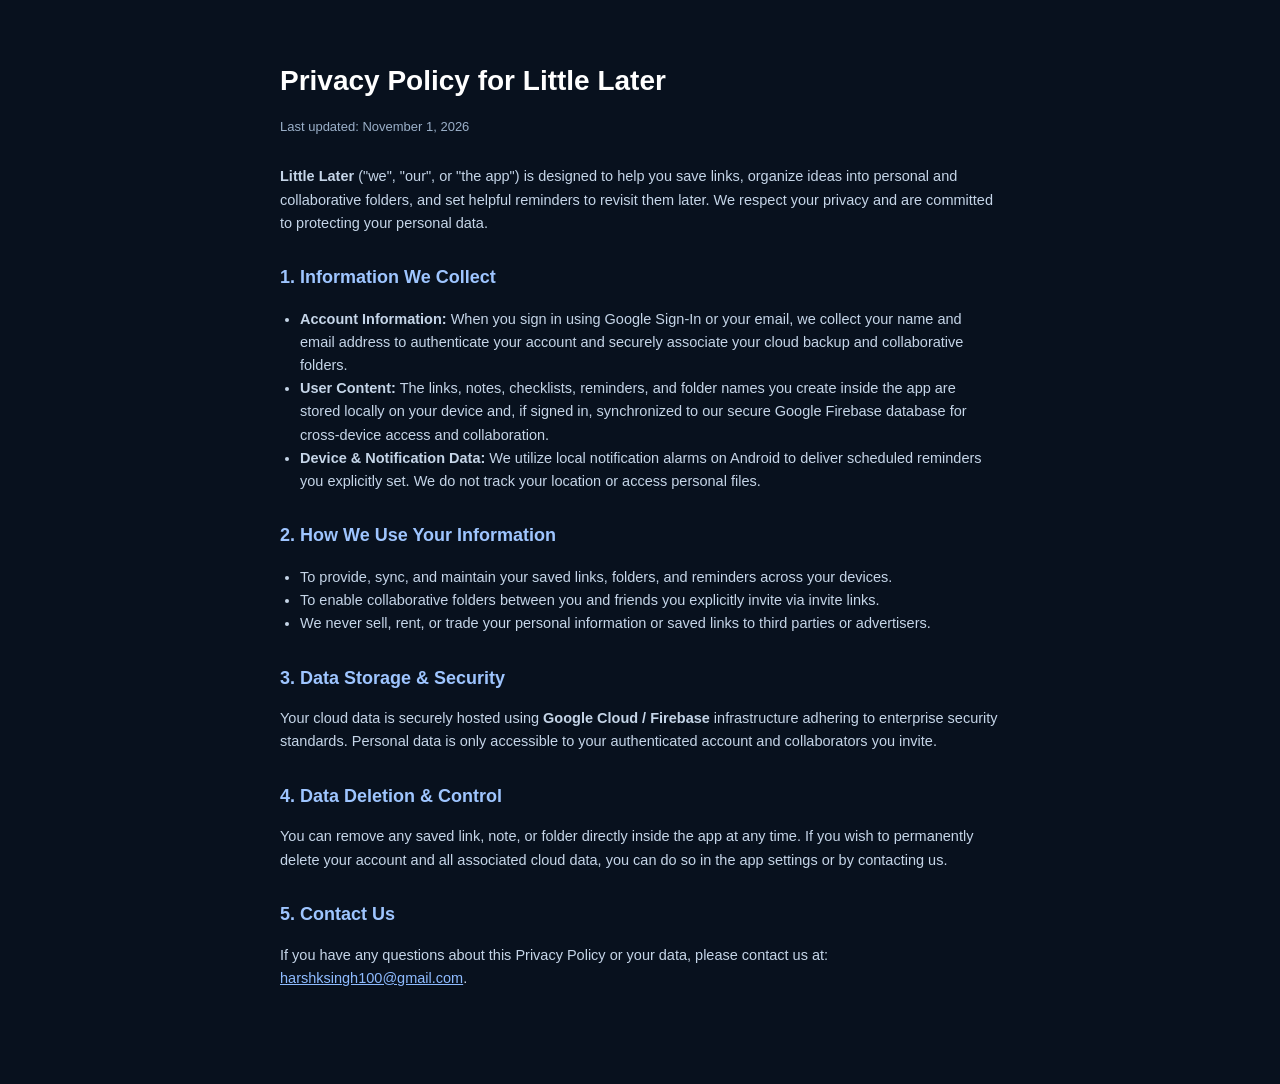
<file: Little-Later-Public-Release-Kit/privacy.html>
<!doctype html>
<html lang="en">
<head>
<meta charset="utf-8">
<meta name="viewport" content="width=device-width,initial-scale=1">
<title>Privacy Policy · Little Later</title>
<style>
  * { box-sizing: border-box; }
  body {
    margin: 0;
    padding: 40px 20px 80px;
    background: #08111E;
    color: #F4F7FB;
    font-family: -apple-system, BlinkMacSystemFont, "Segoe UI", Roboto, sans-serif;
    line-height: 1.6;
  }
  .container { max-width: 720px; margin: 0 auto; }
  h1 { font-size: 28px; margin-bottom: 8px; color: #FFFFFF; }
  p.meta { font-size: 13px; color: #9BB0C9; margin-bottom: 28px; }
  h2 { font-size: 18px; margin-top: 28px; color: #9EC5FF; }
  p, li { font-size: 14.5px; color: #C5D5E8; }
  ul { padding-left: 20px; }
  a { color: #8EBBFF; }
</style>
</head>
<body>
<div class="container">
  <h1>Privacy Policy for Little Later</h1>
  <p class="meta">Last updated: November 1, 2026</p>

  <p><strong>Little Later</strong> ("we", "our", or "the app") is designed to help you save links, organize ideas into personal and collaborative folders, and set helpful reminders to revisit them later. We respect your privacy and are committed to protecting your personal data.</p>

  <h2>1. Information We Collect</h2>
  <ul>
    <li><strong>Account Information:</strong> When you sign in using Google Sign-In or your email, we collect your name and email address to authenticate your account and securely associate your cloud backup and collaborative folders.</li>
    <li><strong>User Content:</strong> The links, notes, checklists, reminders, and folder names you create inside the app are stored locally on your device and, if signed in, synchronized to our secure Google Firebase database for cross-device access and collaboration.</li>
    <li><strong>Device & Notification Data:</strong> We utilize local notification alarms on Android to deliver scheduled reminders you explicitly set. We do not track your location or access personal files.</li>
  </ul>

  <h2>2. How We Use Your Information</h2>
  <ul>
    <li>To provide, sync, and maintain your saved links, folders, and reminders across your devices.</li>
    <li>To enable collaborative folders between you and friends you explicitly invite via invite links.</li>
    <li>We never sell, rent, or trade your personal information or saved links to third parties or advertisers.</li>
  </ul>

  <h2>3. Data Storage & Security</h2>
  <p>Your cloud data is securely hosted using <strong>Google Cloud / Firebase</strong> infrastructure adhering to enterprise security standards. Personal data is only accessible to your authenticated account and collaborators you invite.</p>

  <h2>4. Data Deletion & Control</h2>
  <p>You can remove any saved link, note, or folder directly inside the app at any time. If you wish to permanently delete your account and all associated cloud data, you can do so in the app settings or by contacting us.</p>

  <h2>5. Contact Us</h2>
  <p>If you have any questions about this Privacy Policy or your data, please contact us at: <a href="mailto:harshksingh100@gmail.com">harshksingh100@gmail.com</a>.</p>
</div>
</body>
</html>
</file>
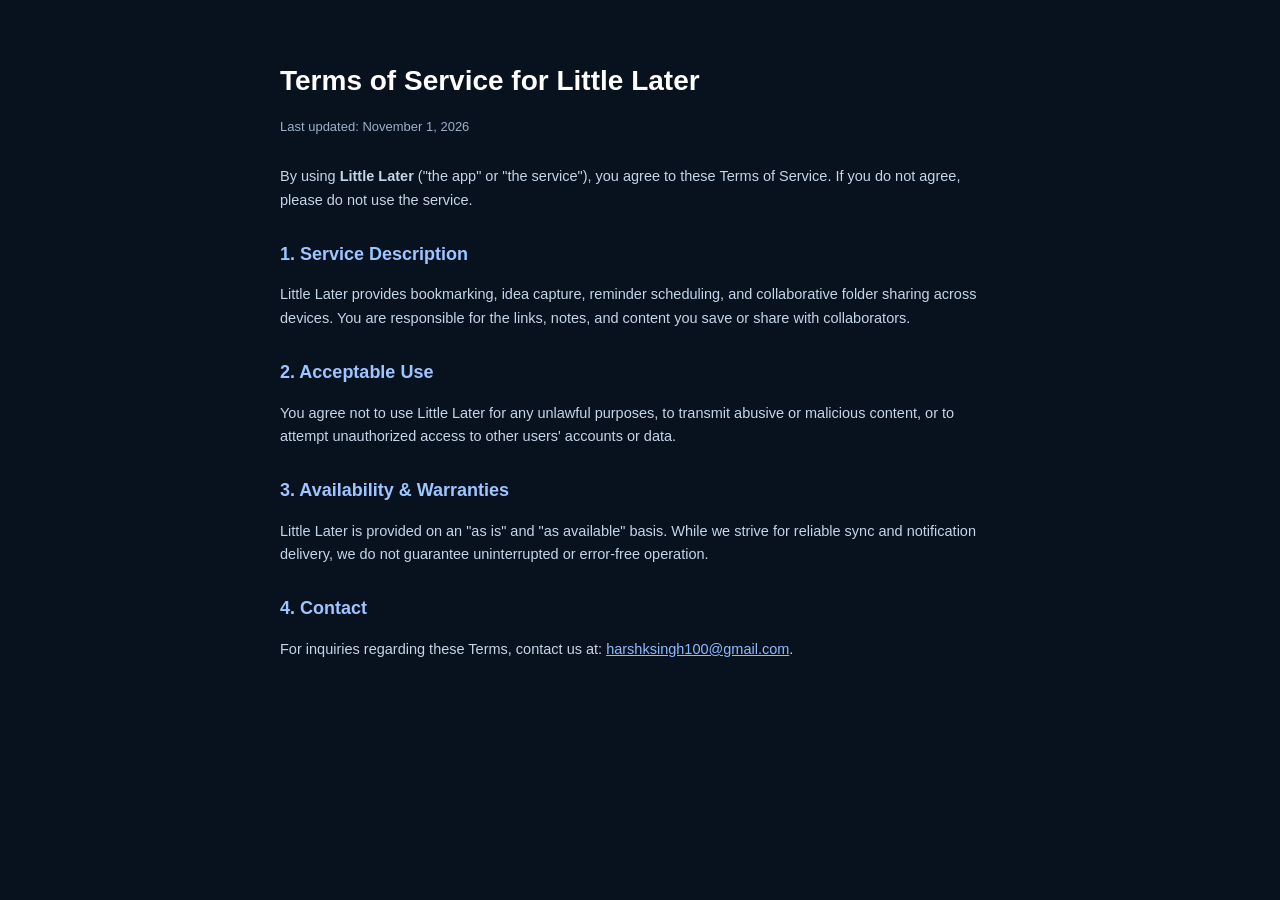
<file: Little-Later-Public-Release-Kit/terms.html>
<!doctype html>
<html lang="en">
<head>
<meta charset="utf-8">
<meta name="viewport" content="width=device-width,initial-scale=1">
<title>Terms of Service · Little Later</title>
<style>
  * { box-sizing: border-box; }
  body {
    margin: 0;
    padding: 40px 20px 80px;
    background: #08111E;
    color: #F4F7FB;
    font-family: -apple-system, BlinkMacSystemFont, "Segoe UI", Roboto, sans-serif;
    line-height: 1.6;
  }
  .container { max-width: 720px; margin: 0 auto; }
  h1 { font-size: 28px; margin-bottom: 8px; color: #FFFFFF; }
  p.meta { font-size: 13px; color: #9BB0C9; margin-bottom: 28px; }
  h2 { font-size: 18px; margin-top: 28px; color: #9EC5FF; }
  p, li { font-size: 14.5px; color: #C5D5E8; }
  ul { padding-left: 20px; }
  a { color: #8EBBFF; }
</style>
</head>
<body>
<div class="container">
  <h1>Terms of Service for Little Later</h1>
  <p class="meta">Last updated: November 1, 2026</p>

  <p>By using <strong>Little Later</strong> ("the app" or "the service"), you agree to these Terms of Service. If you do not agree, please do not use the service.</p>

  <h2>1. Service Description</h2>
  <p>Little Later provides bookmarking, idea capture, reminder scheduling, and collaborative folder sharing across devices. You are responsible for the links, notes, and content you save or share with collaborators.</p>

  <h2>2. Acceptable Use</h2>
  <p>You agree not to use Little Later for any unlawful purposes, to transmit abusive or malicious content, or to attempt unauthorized access to other users' accounts or data.</p>

  <h2>3. Availability & Warranties</h2>
  <p>Little Later is provided on an "as is" and "as available" basis. While we strive for reliable sync and notification delivery, we do not guarantee uninterrupted or error-free operation.</p>

  <h2>4. Contact</h2>
  <p>For inquiries regarding these Terms, contact us at: <a href="mailto:harshksingh100@gmail.com">harshksingh100@gmail.com</a>.</p>
</div>
</body>
</html>
</file>
